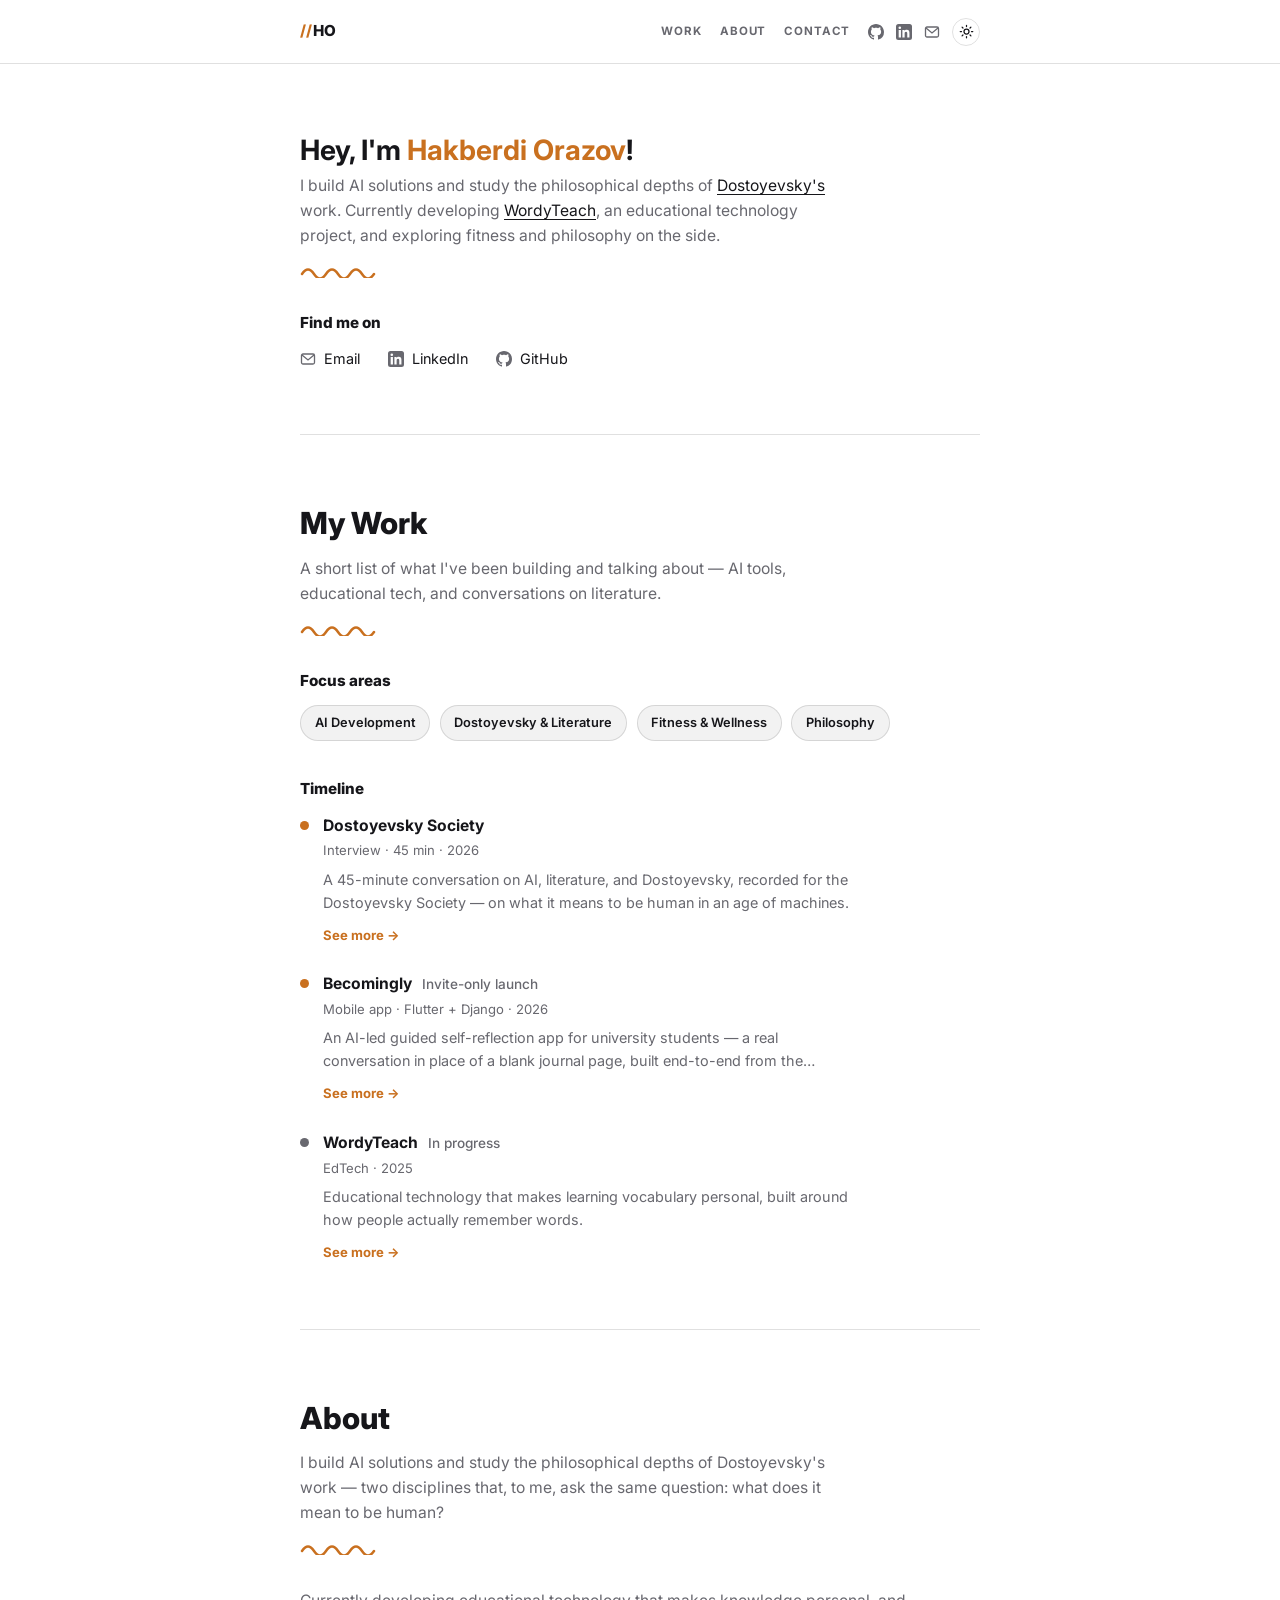
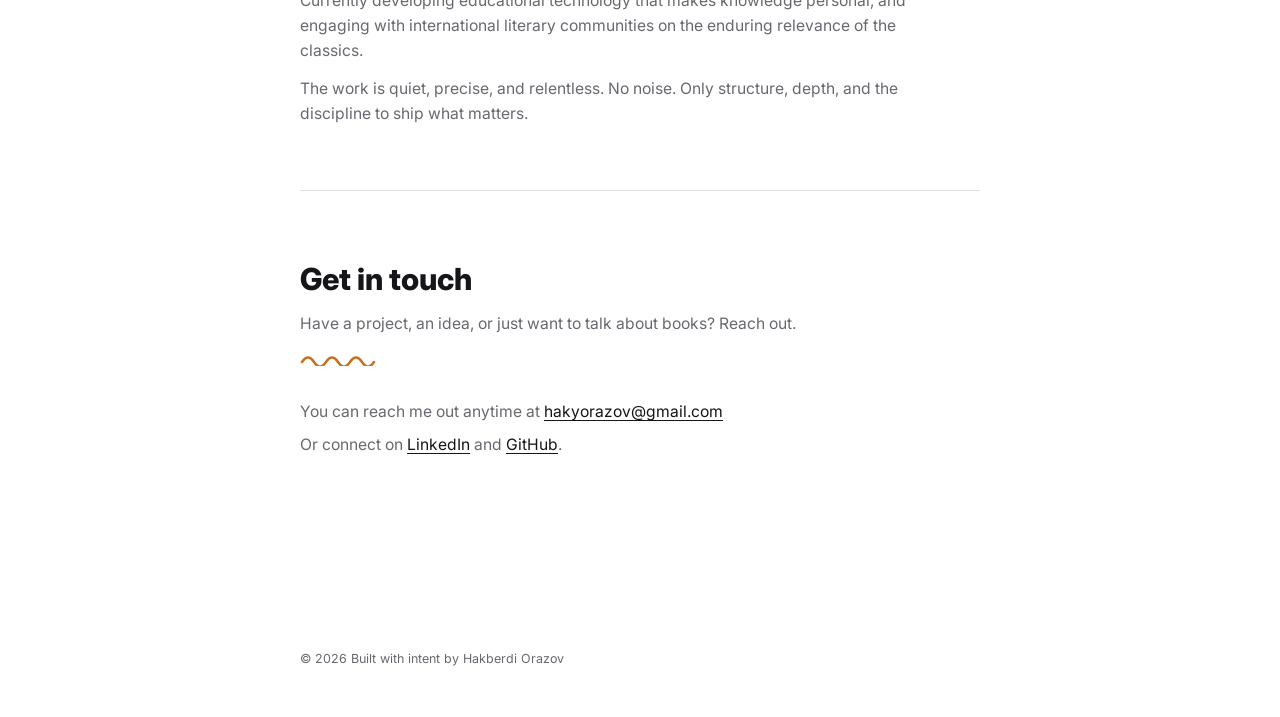
<file: index.html>
<!DOCTYPE html>
<html lang="en">
<head>
  <meta charset="UTF-8" />
  <meta name="viewport" content="width=device-width, initial-scale=1.0" />
  <title>Hakberdi Orazov</title>
  <meta name="description" content="AI development, Dostoyevsky & literature, fitness, and philosophy — the portfolio of Hakberdi Orazov." />
  <link rel="icon" type="image/svg+xml" href="assets/img/favicon.svg" />
  <link rel="alternate icon" href="assets/img/favicon.png" />
  <link rel="apple-touch-icon" href="assets/img/favicon.png" />
  <link rel="preconnect" href="https://fonts.googleapis.com" />
  <link rel="preconnect" href="https://fonts.gstatic.com" crossorigin />
  <link href="https://fonts.googleapis.com/css2?family=Inter:wght@400;500;600;700;800&display=swap" rel="stylesheet" />
  <link rel="stylesheet" href="assets/css/style.css?v=7" />
  <script>
    (function () {
      var saved = localStorage.getItem("theme");
      var theme = saved || (window.matchMedia("(prefers-color-scheme: light)").matches ? "light" : "dark");
      document.documentElement.setAttribute("data-theme", theme);
    })();
  </script>
</head>
<body>

  <header class="site-nav">
    <div class="site-nav__inner">
      <a href="#top" class="card__logo"><span>//</span>HO</a>
      <div class="card__nav-right">
        <nav class="card__nav-links">
          <a href="#work">Work</a>
          <a href="#about">About</a>
          <a href="#contact">Contact</a>
        </nav>
        <div class="card__nav-icons">
          <a href="https://github.com/Hakberdi11" target="_blank" rel="noopener" aria-label="GitHub">
            <svg width="16" height="16" viewBox="0 0 16 16" fill="currentColor"><path d="M8 0C3.58 0 0 3.58 0 8c0 3.54 2.29 6.53 5.47 7.59.4.07.55-.17.55-.38 0-.19-.01-.82-.01-1.49-2.01.37-2.53-.49-2.69-.94-.09-.23-.48-.94-.82-1.13-.28-.15-.68-.52-.01-.53.63-.01 1.08.58 1.23.82.72 1.21 1.87.87 2.33.66.07-.52.28-.87.51-1.07-1.78-.2-3.64-.89-3.64-3.95 0-.87.31-1.59.82-2.15-.08-.2-.36-1.02.08-2.12 0 0 .67-.21 2.2.82.64-.18 1.32-.27 2-.27.68 0 1.36.09 2 .27 1.53-1.04 2.2-.82 2.2-.82.44 1.1.16 1.92.08 2.12.51.56.82 1.27.82 2.15 0 3.07-1.87 3.75-3.65 3.95.29.25.54.73.54 1.48 0 1.07-.01 1.93-.01 2.2 0 .21.15.46.55.38A8.01 8.01 0 0 0 16 8c0-4.42-3.58-8-8-8z"/></svg>
          </a>
          <a href="https://www.linkedin.com/in/hakberdi-orazov-99209b332" target="_blank" rel="noopener" aria-label="LinkedIn">
            <svg width="16" height="16" viewBox="0 0 16 16" fill="currentColor"><path d="M13.5 0h-11A2.5 2.5 0 0 0 0 2.5v11A2.5 2.5 0 0 0 2.5 16h11a2.5 2.5 0 0 0 2.5-2.5v-11A2.5 2.5 0 0 0 13.5 0zM4.94 13.5H2.68V6h2.26v7.5zM3.81 5.02a1.31 1.31 0 1 1 0-2.62 1.31 1.31 0 0 1 0 2.62zM13.5 13.5h-2.25V9.85c0-.87-.02-1.99-1.21-1.99-1.21 0-1.4.95-1.4 1.93v3.71H6.4V6h2.16v1.02h.03c.3-.57 1.04-1.17 2.14-1.17 2.29 0 2.71 1.51 2.71 3.47v4.18z"/></svg>
          </a>
          <a href="mailto:hakyorazov@gmail.com" aria-label="Email">
            <svg width="16" height="16" viewBox="0 0 16 16" fill="none" stroke="currentColor" stroke-width="1.3"><rect x="1.5" y="3" width="13" height="10" rx="1.5"/><path d="M2 4l6 5 6-5"/></svg>
          </a>
          <button class="theme-toggle" id="themeToggle" aria-label="Toggle color theme">
            <svg class="icon-sun" viewBox="0 0 24 24" fill="none" stroke="currentColor" stroke-width="2" stroke-linecap="round"><circle cx="12" cy="12" r="4"/><path d="M12 2v2M12 20v2M4.93 4.93l1.41 1.41M17.66 17.66l1.41 1.41M2 12h2M20 12h2M4.93 19.07l1.41-1.41M17.66 6.34l1.41-1.41"/></svg>
            <svg class="icon-moon" viewBox="0 0 24 24" fill="none" stroke="currentColor" stroke-width="2" stroke-linecap="round"><path d="M21 12.79A9 9 0 1 1 11.21 3 7 7 0 0 0 21 12.79z"/></svg>
          </button>
        </div>
      </div>
    </div>
  </header>

  <div class="shell">
    <section class="section" id="top">
      <h1 class="hero__greeting">Hey, I'm <span class="accent">Hakberdi Orazov</span>!</h1>
      <p class="hero__bio">
        I build AI solutions and study the philosophical depths of
        <a href="#work">Dostoyevsky's</a> work. Currently developing
        <a href="#work">WordyTeach</a>, an educational technology project, and
        exploring fitness and philosophy on the side.
      </p>

      <svg class="squiggle" width="96" height="12" viewBox="0 0 96 12" fill="none" stroke="currentColor" stroke-width="2.5" stroke-linecap="round">
        <path d="M2 8c4-6 8-6 12 0s8 6 12 0 8-6 12 0 8 6 12 0 8-6 12 0 8 6 12 0" />
      </svg>

      <p class="block-title">Find me on</p>
      <div class="find-me">
        <a href="mailto:hakyorazov@gmail.com">
          <svg width="16" height="16" viewBox="0 0 16 16" fill="none" stroke="currentColor" stroke-width="1.3"><rect x="1.5" y="3" width="13" height="10" rx="1.5"/><path d="M2 4l6 5 6-5"/></svg>
          Email
        </a>
        <a href="https://www.linkedin.com/in/hakberdi-orazov-99209b332" target="_blank" rel="noopener">
          <svg width="16" height="16" viewBox="0 0 16 16" fill="currentColor"><path d="M13.5 0h-11A2.5 2.5 0 0 0 0 2.5v11A2.5 2.5 0 0 0 2.5 16h11a2.5 2.5 0 0 0 2.5-2.5v-11A2.5 2.5 0 0 0 13.5 0zM4.94 13.5H2.68V6h2.26v7.5zM3.81 5.02a1.31 1.31 0 1 1 0-2.62 1.31 1.31 0 0 1 0 2.62zM13.5 13.5h-2.25V9.85c0-.87-.02-1.99-1.21-1.99-1.21 0-1.4.95-1.4 1.93v3.71H6.4V6h2.16v1.02h.03c.3-.57 1.04-1.17 2.14-1.17 2.29 0 2.71 1.51 2.71 3.47v4.18z"/></svg>
          LinkedIn
        </a>
        <a href="https://github.com/Hakberdi11" target="_blank" rel="noopener">
          <svg width="16" height="16" viewBox="0 0 16 16" fill="currentColor"><path d="M8 0C3.58 0 0 3.58 0 8c0 3.54 2.29 6.53 5.47 7.59.4.07.55-.17.55-.38 0-.19-.01-.82-.01-1.49-2.01.37-2.53-.49-2.69-.94-.09-.23-.48-.94-.82-1.13-.28-.15-.68-.52-.01-.53.63-.01 1.08.58 1.23.82.72 1.21 1.87.87 2.33.66.07-.52.28-.87.51-1.07-1.78-.2-3.64-.89-3.64-3.95 0-.87.31-1.59.82-2.15-.08-.2-.36-1.02.08-2.12 0 0 .67-.21 2.2.82.64-.18 1.32-.27 2-.27.68 0 1.36.09 2 .27 1.53-1.04 2.2-.82 2.2-.82.44 1.1.16 1.92.08 2.12.51.56.82 1.27.82 2.15 0 3.07-1.87 3.75-3.65 3.95.29.25.54.73.54 1.48 0 1.07-.01 1.93-.01 2.2 0 .21.15.46.55.38A8.01 8.01 0 0 0 16 8c0-4.42-3.58-8-8-8z"/></svg>
          GitHub
        </a>
      </div>
    </section>

    <section class="section" id="work">
      <h2 class="section__heading">My Work</h2>
      <p class="section__intro">A short list of what I've been building and talking about — AI tools, educational tech, and conversations on literature.</p>

      <svg class="squiggle" width="96" height="12" viewBox="0 0 96 12" fill="none" stroke="currentColor" stroke-width="2.5" stroke-linecap="round">
        <path d="M2 8c4-6 8-6 12 0s8 6 12 0 8-6 12 0 8 6 12 0 8-6 12 0 8 6 12 0" />
      </svg>

      <p class="block-title">Focus areas</p>
      <div class="tag-row">
        <span class="tag">AI Development</span>
        <span class="tag">Dostoyevsky &amp; Literature</span>
        <span class="tag">Fitness &amp; Wellness</span>
        <span class="tag">Philosophy</span>
      </div>

      <p class="block-title">Timeline</p>
      <ol class="timeline">
        <li class="timeline__item">
          <span class="timeline__dot"></span>
          <div>
            <p class="timeline__role">Dostoyevsky Society</p>
            <p class="timeline__meta">Interview &middot; 45 min &middot; 2026</p>
            <p class="timeline__desc">A 45-minute conversation on AI, literature, and Dostoyevsky, recorded for the Dostoyevsky Society &mdash; on what it means to be human in an age of machines.</p>
            <a class="see-more" href="work/dostoyevsky-society.html">See more &rarr;</a>
          </div>
        </li>
        <li class="timeline__item">
          <span class="timeline__dot"></span>
          <div>
            <p class="timeline__role">Becomingly <span class="timeline__status">Invite-only launch</span></p>
            <p class="timeline__meta">Mobile app &middot; Flutter + Django &middot; 2026</p>
            <p class="timeline__desc">An AI-led guided self-reflection app for university students &mdash; a real conversation in place of a blank journal page, built end-to-end from the reflection engine to deployment.</p>
            <a class="see-more" href="work/becomingly.html">See more &rarr;</a>
          </div>
        </li>
        <li class="timeline__item">
          <span class="timeline__dot timeline__dot--pending"></span>
          <div>
            <p class="timeline__role">WordyTeach <span class="timeline__status">In progress</span></p>
            <p class="timeline__meta">EdTech &middot; 2025</p>
            <p class="timeline__desc">Educational technology that makes learning vocabulary personal, built around how people actually remember words.</p>
            <a class="see-more" href="work/wordyteach.html">See more &rarr;</a>
          </div>
        </li>
      </ol>
    </section>

    <section class="section" id="about">
      <h2 class="section__heading">About</h2>
      <p class="section__intro">I build AI solutions and study the philosophical depths of Dostoyevsky's work &mdash; two disciplines that, to me, ask the same question: what does it mean to be human?</p>

      <svg class="squiggle" width="96" height="12" viewBox="0 0 96 12" fill="none" stroke="currentColor" stroke-width="2.5" stroke-linecap="round">
        <path d="M2 8c4-6 8-6 12 0s8 6 12 0 8-6 12 0 8 6 12 0 8-6 12 0 8 6 12 0" />
      </svg>

      <p class="hero__bio" style="max-width: 40rem;">Currently developing educational technology that makes knowledge personal, and engaging with international literary communities on the enduring relevance of the classics.</p>
      <p class="hero__bio" style="max-width: 40rem; margin-top: 0.75rem;">The work is quiet, precise, and relentless. No noise. Only structure, depth, and the discipline to ship what matters.</p>
    </section>

    <section class="section" id="contact">
      <h2 class="section__heading">Get in touch</h2>
      <p class="section__intro">Have a project, an idea, or just want to talk about books? Reach out.</p>

      <svg class="squiggle" width="96" height="12" viewBox="0 0 96 12" fill="none" stroke="currentColor" stroke-width="2.5" stroke-linecap="round">
        <path d="M2 8c4-6 8-6 12 0s8 6 12 0 8-6 12 0 8 6 12 0 8-6 12 0 8 6 12 0" />
      </svg>

      <p class="hero__bio">You can reach me out anytime at <a href="mailto:hakyorazov@gmail.com">hakyorazov@gmail.com</a></p>
      <p class="hero__bio" style="margin-top: 0.5rem;">Or connect on <a href="https://www.linkedin.com/in/hakberdi-orazov-99209b332" target="_blank" rel="noopener">LinkedIn</a> and <a href="https://github.com/Hakberdi11" target="_blank" rel="noopener">GitHub</a>.</p>
    </section>
  </div>

  <footer class="footer">
    <span>&copy; 2026 Built with intent by Hakberdi Orazov</span>
  </footer>

  <script>
    var toggle = document.getElementById("themeToggle");
    toggle.addEventListener("click", function () {
      var current = document.documentElement.getAttribute("data-theme");
      var next = current === "light" ? "dark" : "light";
      document.documentElement.setAttribute("data-theme", next);
      localStorage.setItem("theme", next);
    });
  </script>
</body>
</html>
</file>
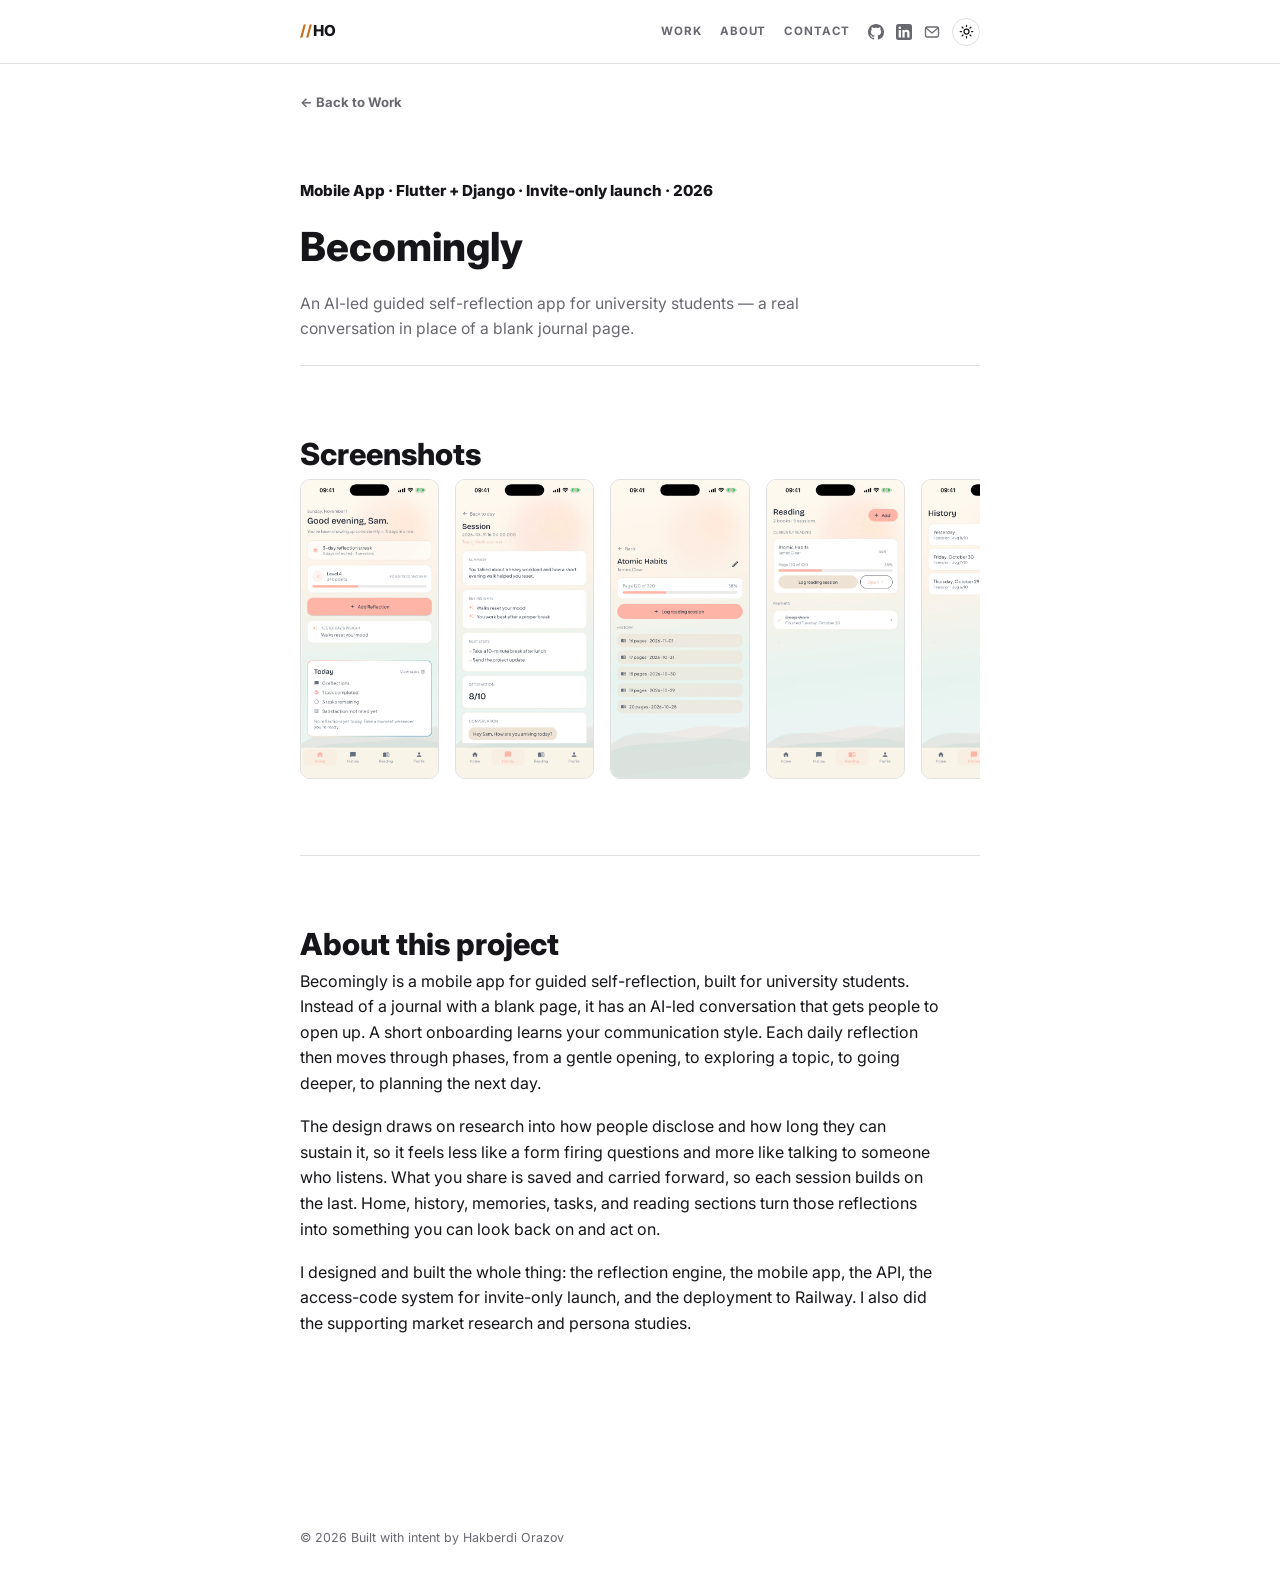
<file: work/becomingly.html>
<!DOCTYPE html>
<html lang="en">
<head>
  <meta charset="UTF-8" />
  <meta name="viewport" content="width=device-width, initial-scale=1.0" />
  <title>Becomingly — Hakberdi Orazov</title>
  <meta name="description" content="Becomingly: an AI-led guided self-reflection app for university students, built by Hakberdi Orazov." />
  <link rel="icon" type="image/svg+xml" href="../assets/img/favicon.svg" />
  <link rel="alternate icon" href="../assets/img/favicon.png" />
  <link rel="apple-touch-icon" href="../assets/img/favicon.png" />
  <link rel="preconnect" href="https://fonts.googleapis.com" />
  <link rel="preconnect" href="https://fonts.gstatic.com" crossorigin />
  <link href="https://fonts.googleapis.com/css2?family=Inter:wght@400;500;600;700;800&display=swap" rel="stylesheet" />
  <link rel="stylesheet" href="../assets/css/style.css?v=7" />
  <script>
    (function () {
      var saved = localStorage.getItem("theme");
      var theme = saved || (window.matchMedia("(prefers-color-scheme: light)").matches ? "light" : "dark");
      document.documentElement.setAttribute("data-theme", theme);
    })();
  </script>
</head>
<body>

  <header class="site-nav">
    <div class="site-nav__inner">
      <a href="../index.html#top" class="card__logo"><span>//</span>HO</a>
      <div class="card__nav-right">
        <nav class="card__nav-links">
          <a href="../index.html#work">Work</a>
          <a href="../index.html#about">About</a>
          <a href="../index.html#contact">Contact</a>
        </nav>
        <div class="card__nav-icons">
          <a href="https://github.com/Hakberdi11" target="_blank" rel="noopener" aria-label="GitHub">
            <svg width="16" height="16" viewBox="0 0 16 16" fill="currentColor"><path d="M8 0C3.58 0 0 3.58 0 8c0 3.54 2.29 6.53 5.47 7.59.4.07.55-.17.55-.38 0-.19-.01-.82-.01-1.49-2.01.37-2.53-.49-2.69-.94-.09-.23-.48-.94-.82-1.13-.28-.15-.68-.52-.01-.53.63-.01 1.08.58 1.23.82.72 1.21 1.87.87 2.33.66.07-.52.28-.87.51-1.07-1.78-.2-3.64-.89-3.64-3.95 0-.87.31-1.59.82-2.15-.08-.2-.36-1.02.08-2.12 0 0 .67-.21 2.2.82.64-.18 1.32-.27 2-.27.68 0 1.36.09 2 .27 1.53-1.04 2.2-.82 2.2-.82.44 1.1.16 1.92.08 2.12.51.56.82 1.27.82 2.15 0 3.07-1.87 3.75-3.65 3.95.29.25.54.73.54 1.48 0 1.07-.01 1.93-.01 2.2 0 .21.15.46.55.38A8.01 8.01 0 0 0 16 8c0-4.42-3.58-8-8-8z"/></svg>
          </a>
          <a href="https://www.linkedin.com/in/hakberdi-orazov-99209b332" target="_blank" rel="noopener" aria-label="LinkedIn">
            <svg width="16" height="16" viewBox="0 0 16 16" fill="currentColor"><path d="M13.5 0h-11A2.5 2.5 0 0 0 0 2.5v11A2.5 2.5 0 0 0 2.5 16h11a2.5 2.5 0 0 0 2.5-2.5v-11A2.5 2.5 0 0 0 13.5 0zM4.94 13.5H2.68V6h2.26v7.5zM3.81 5.02a1.31 1.31 0 1 1 0-2.62 1.31 1.31 0 0 1 0 2.62zM13.5 13.5h-2.25V9.85c0-.87-.02-1.99-1.21-1.99-1.21 0-1.4.95-1.4 1.93v3.71H6.4V6h2.16v1.02h.03c.3-.57 1.04-1.17 2.14-1.17 2.29 0 2.71 1.51 2.71 3.47v4.18z"/></svg>
          </a>
          <a href="mailto:hakyorazov@gmail.com" aria-label="Email">
            <svg width="16" height="16" viewBox="0 0 16 16" fill="none" stroke="currentColor" stroke-width="1.3"><rect x="1.5" y="3" width="13" height="10" rx="1.5"/><path d="M2 4l6 5 6-5"/></svg>
          </a>
          <button class="theme-toggle" id="themeToggle" aria-label="Toggle color theme">
            <svg class="icon-sun" viewBox="0 0 24 24" fill="none" stroke="currentColor" stroke-width="2" stroke-linecap="round"><circle cx="12" cy="12" r="4"/><path d="M12 2v2M12 20v2M4.93 4.93l1.41 1.41M17.66 17.66l1.41 1.41M2 12h2M20 12h2M4.93 19.07l1.41-1.41M17.66 6.34l1.41-1.41"/></svg>
            <svg class="icon-moon" viewBox="0 0 24 24" fill="none" stroke="currentColor" stroke-width="2" stroke-linecap="round"><path d="M21 12.79A9 9 0 1 1 11.21 3 7 7 0 0 0 21 12.79z"/></svg>
          </button>
        </div>
      </div>
    </div>
  </header>

  <div class="shell">
    <a class="back-link" href="../index.html#work">&larr; Back to Work</a>

    <section class="section project-header">
      <p class="block-title">Mobile App &middot; Flutter + Django &middot; Invite-only launch &middot; 2026</p>
      <h1>Becomingly</h1>
      <p class="hero__bio">An AI-led guided self-reflection app for university students &mdash; a real conversation in place of a blank journal page.</p>
    </section>

    <section class="section">
      <h2 class="section__heading">Screenshots</h2>
      <div class="gallery">
        <img src="../assets/img/becomingly/home.webp" alt="Becomingly home screen with streak, level, and today's summary" loading="lazy" />
        <img src="../assets/img/becomingly/session-detail.webp" alt="Becomingly session detail, showing a guided reflection conversation" loading="lazy" />
        <img src="../assets/img/becomingly/reading-detail.webp" alt="Becomingly reading detail screen" loading="lazy" />
        <img src="../assets/img/becomingly/reading-list.webp" alt="Becomingly reading list screen" loading="lazy" />
        <img src="../assets/img/becomingly/history-list.webp" alt="Becomingly history list screen" loading="lazy" />
        <img src="../assets/img/becomingly/history-day.webp" alt="Becomingly history view for a past day" loading="lazy" />
        <img src="../assets/img/becomingly/tasks.webp" alt="Becomingly tasks screen" loading="lazy" />
        <img src="../assets/img/becomingly/memories.webp" alt="Becomingly memories screen" loading="lazy" />
        <img src="../assets/img/becomingly/profile.webp" alt="Becomingly profile page" loading="lazy" />
        <img src="../assets/img/becomingly/settings-tone.webp" alt="Becomingly AI tone settings screen" loading="lazy" />
      </div>
    </section>

    <section class="section">
      <h2 class="section__heading">About this project</h2>
      <div class="prose">
        <p>Becomingly is a mobile app for guided self-reflection, built for university students. Instead of a journal with a blank page, it has an AI-led conversation that gets people to open up. A short onboarding learns your communication style. Each daily reflection then moves through phases, from a gentle opening, to exploring a topic, to going deeper, to planning the next day.</p>
        <p>The design draws on research into how people disclose and how long they can sustain it, so it feels less like a form firing questions and more like talking to someone who listens. What you share is saved and carried forward, so each session builds on the last. Home, history, memories, tasks, and reading sections turn those reflections into something you can look back on and act on.</p>
        <p>I designed and built the whole thing: the reflection engine, the mobile app, the API, the access-code system for invite-only launch, and the deployment to Railway. I also did the supporting market research and persona studies.</p>
      </div>
    </section>
  </div>

  <footer class="footer">
    <span>&copy; 2026 Built with intent by Hakberdi Orazov</span>
  </footer>

  <script>
    var toggle = document.getElementById("themeToggle");
    toggle.addEventListener("click", function () {
      var current = document.documentElement.getAttribute("data-theme");
      var next = current === "light" ? "dark" : "light";
      document.documentElement.setAttribute("data-theme", next);
      localStorage.setItem("theme", next);
    });
  </script>
</body>
</html>
</file>
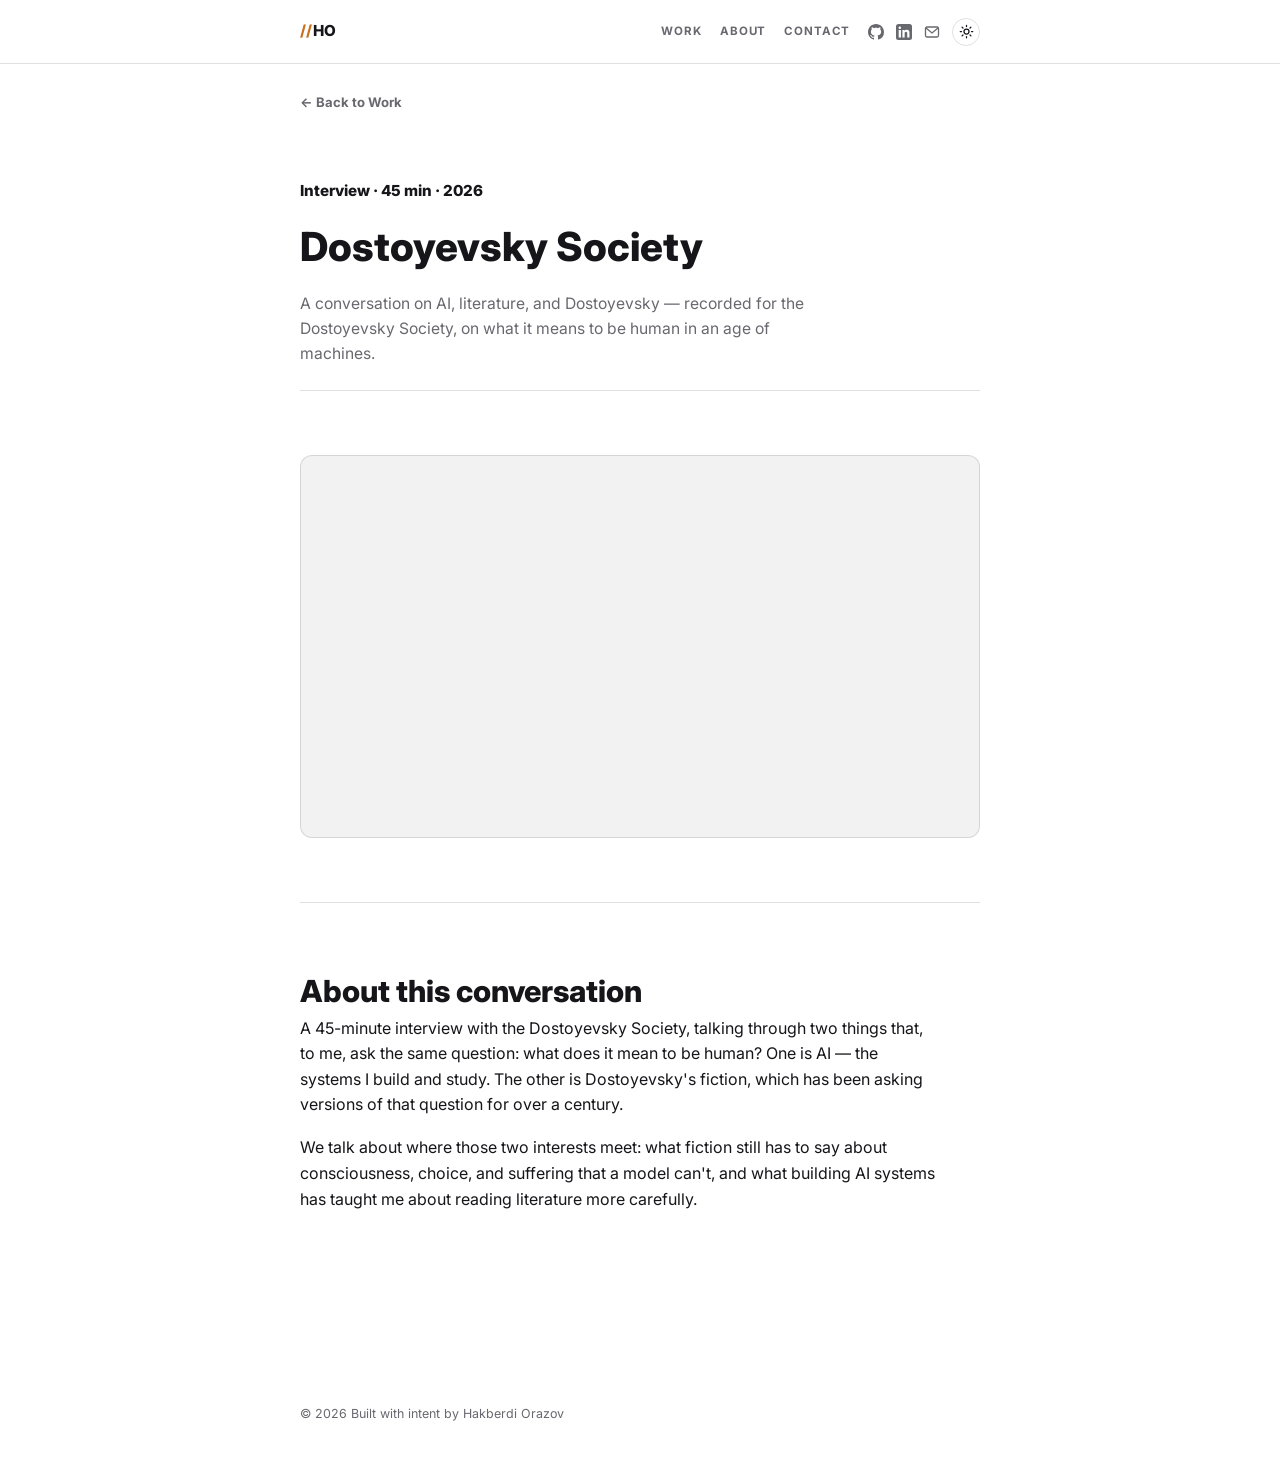
<file: work/dostoyevsky-society.html>
<!DOCTYPE html>
<html lang="en">
<head>
  <meta charset="UTF-8" />
  <meta name="viewport" content="width=device-width, initial-scale=1.0" />
  <title>Dostoyevsky Society — Hakberdi Orazov</title>
  <meta name="description" content="A 45-minute interview on AI, literature, and Dostoyevsky, recorded for the Dostoyevsky Society." />
  <link rel="icon" type="image/svg+xml" href="../assets/img/favicon.svg" />
  <link rel="alternate icon" href="../assets/img/favicon.png" />
  <link rel="apple-touch-icon" href="../assets/img/favicon.png" />
  <link rel="preconnect" href="https://fonts.googleapis.com" />
  <link rel="preconnect" href="https://fonts.gstatic.com" crossorigin />
  <link href="https://fonts.googleapis.com/css2?family=Inter:wght@400;500;600;700;800&display=swap" rel="stylesheet" />
  <link rel="stylesheet" href="../assets/css/style.css?v=7" />
  <script>
    (function () {
      var saved = localStorage.getItem("theme");
      var theme = saved || (window.matchMedia("(prefers-color-scheme: light)").matches ? "light" : "dark");
      document.documentElement.setAttribute("data-theme", theme);
    })();
  </script>
</head>
<body>

  <header class="site-nav">
    <div class="site-nav__inner">
      <a href="../index.html#top" class="card__logo"><span>//</span>HO</a>
      <div class="card__nav-right">
        <nav class="card__nav-links">
          <a href="../index.html#work">Work</a>
          <a href="../index.html#about">About</a>
          <a href="../index.html#contact">Contact</a>
        </nav>
        <div class="card__nav-icons">
          <a href="https://github.com/Hakberdi11" target="_blank" rel="noopener" aria-label="GitHub">
            <svg width="16" height="16" viewBox="0 0 16 16" fill="currentColor"><path d="M8 0C3.58 0 0 3.58 0 8c0 3.54 2.29 6.53 5.47 7.59.4.07.55-.17.55-.38 0-.19-.01-.82-.01-1.49-2.01.37-2.53-.49-2.69-.94-.09-.23-.48-.94-.82-1.13-.28-.15-.68-.52-.01-.53.63-.01 1.08.58 1.23.82.72 1.21 1.87.87 2.33.66.07-.52.28-.87.51-1.07-1.78-.2-3.64-.89-3.64-3.95 0-.87.31-1.59.82-2.15-.08-.2-.36-1.02.08-2.12 0 0 .67-.21 2.2.82.64-.18 1.32-.27 2-.27.68 0 1.36.09 2 .27 1.53-1.04 2.2-.82 2.2-.82.44 1.1.16 1.92.08 2.12.51.56.82 1.27.82 2.15 0 3.07-1.87 3.75-3.65 3.95.29.25.54.73.54 1.48 0 1.07-.01 1.93-.01 2.2 0 .21.15.46.55.38A8.01 8.01 0 0 0 16 8c0-4.42-3.58-8-8-8z"/></svg>
          </a>
          <a href="https://www.linkedin.com/in/hakberdi-orazov-99209b332" target="_blank" rel="noopener" aria-label="LinkedIn">
            <svg width="16" height="16" viewBox="0 0 16 16" fill="currentColor"><path d="M13.5 0h-11A2.5 2.5 0 0 0 0 2.5v11A2.5 2.5 0 0 0 2.5 16h11a2.5 2.5 0 0 0 2.5-2.5v-11A2.5 2.5 0 0 0 13.5 0zM4.94 13.5H2.68V6h2.26v7.5zM3.81 5.02a1.31 1.31 0 1 1 0-2.62 1.31 1.31 0 0 1 0 2.62zM13.5 13.5h-2.25V9.85c0-.87-.02-1.99-1.21-1.99-1.21 0-1.4.95-1.4 1.93v3.71H6.4V6h2.16v1.02h.03c.3-.57 1.04-1.17 2.14-1.17 2.29 0 2.71 1.51 2.71 3.47v4.18z"/></svg>
          </a>
          <a href="mailto:hakyorazov@gmail.com" aria-label="Email">
            <svg width="16" height="16" viewBox="0 0 16 16" fill="none" stroke="currentColor" stroke-width="1.3"><rect x="1.5" y="3" width="13" height="10" rx="1.5"/><path d="M2 4l6 5 6-5"/></svg>
          </a>
          <button class="theme-toggle" id="themeToggle" aria-label="Toggle color theme">
            <svg class="icon-sun" viewBox="0 0 24 24" fill="none" stroke="currentColor" stroke-width="2" stroke-linecap="round"><circle cx="12" cy="12" r="4"/><path d="M12 2v2M12 20v2M4.93 4.93l1.41 1.41M17.66 17.66l1.41 1.41M2 12h2M20 12h2M4.93 19.07l1.41-1.41M17.66 6.34l1.41-1.41"/></svg>
            <svg class="icon-moon" viewBox="0 0 24 24" fill="none" stroke="currentColor" stroke-width="2" stroke-linecap="round"><path d="M21 12.79A9 9 0 1 1 11.21 3 7 7 0 0 0 21 12.79z"/></svg>
          </button>
        </div>
      </div>
    </div>
  </header>

  <div class="shell">
    <a class="back-link" href="../index.html#work">&larr; Back to Work</a>

    <section class="section project-header">
      <p class="block-title">Interview &middot; 45 min &middot; 2026</p>
      <h1>Dostoyevsky Society</h1>
      <p class="hero__bio">A conversation on AI, literature, and Dostoyevsky &mdash; recorded for the Dostoyevsky Society, on what it means to be human in an age of machines.</p>
    </section>

    <section class="section">
      <div class="project-media">
        <iframe src="https://www.youtube.com/embed/HkKrFWgLXZ0" title="Dostoyevsky Society interview" allow="accelerometer; autoplay; clipboard-write; encrypted-media; gyroscope; picture-in-picture" allowfullscreen></iframe>
      </div>
    </section>

    <section class="section">
      <h2 class="section__heading">About this conversation</h2>
      <div class="prose">
        <p>A 45-minute interview with the Dostoyevsky Society, talking through two things that, to me, ask the same question: what does it mean to be human? One is AI &mdash; the systems I build and study. The other is Dostoyevsky's fiction, which has been asking versions of that question for over a century.</p>
        <p>We talk about where those two interests meet: what fiction still has to say about consciousness, choice, and suffering that a model can't, and what building AI systems has taught me about reading literature more carefully.</p>
      </div>
    </section>
  </div>

  <footer class="footer">
    <span>&copy; 2026 Built with intent by Hakberdi Orazov</span>
  </footer>

  <script>
    var toggle = document.getElementById("themeToggle");
    toggle.addEventListener("click", function () {
      var current = document.documentElement.getAttribute("data-theme");
      var next = current === "light" ? "dark" : "light";
      document.documentElement.setAttribute("data-theme", next);
      localStorage.setItem("theme", next);
    });
  </script>
</body>
</html>
</file>
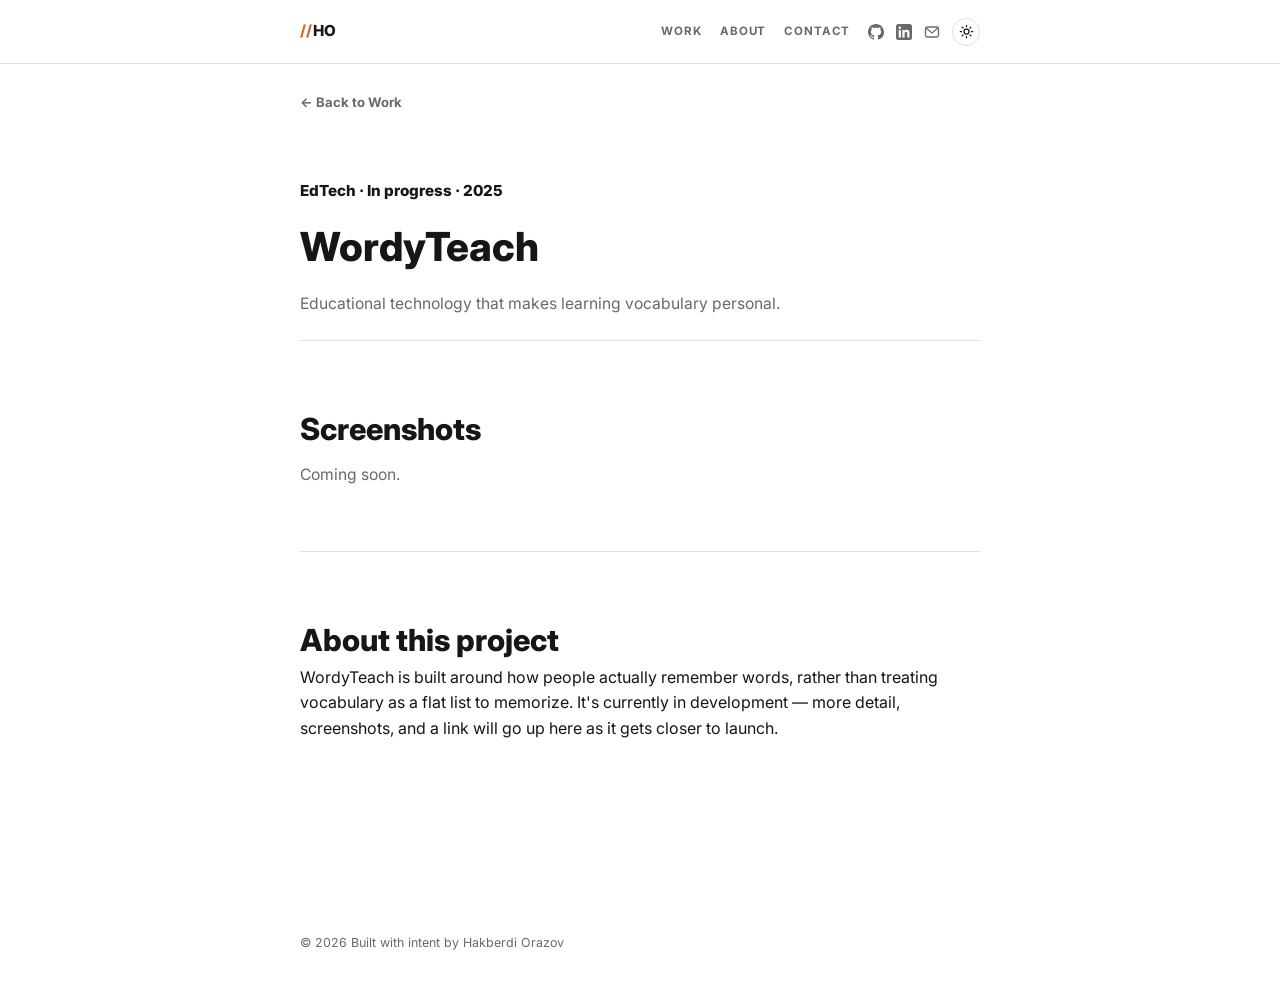
<file: work/wordyteach.html>
<!DOCTYPE html>
<html lang="en">
<head>
  <meta charset="UTF-8" />
  <meta name="viewport" content="width=device-width, initial-scale=1.0" />
  <title>WordyTeach — Hakberdi Orazov</title>
  <meta name="description" content="WordyTeach: educational technology that makes learning vocabulary personal." />
  <link rel="icon" type="image/svg+xml" href="../assets/img/favicon.svg" />
  <link rel="alternate icon" href="../assets/img/favicon.png" />
  <link rel="apple-touch-icon" href="../assets/img/favicon.png" />
  <link rel="preconnect" href="https://fonts.googleapis.com" />
  <link rel="preconnect" href="https://fonts.gstatic.com" crossorigin />
  <link href="https://fonts.googleapis.com/css2?family=Inter:wght@400;500;600;700;800&display=swap" rel="stylesheet" />
  <link rel="stylesheet" href="../assets/css/style.css?v=7" />
  <script>
    (function () {
      var saved = localStorage.getItem("theme");
      var theme = saved || (window.matchMedia("(prefers-color-scheme: light)").matches ? "light" : "dark");
      document.documentElement.setAttribute("data-theme", theme);
    })();
  </script>
</head>
<body>

  <header class="site-nav">
    <div class="site-nav__inner">
      <a href="../index.html#top" class="card__logo"><span>//</span>HO</a>
      <div class="card__nav-right">
        <nav class="card__nav-links">
          <a href="../index.html#work">Work</a>
          <a href="../index.html#about">About</a>
          <a href="../index.html#contact">Contact</a>
        </nav>
        <div class="card__nav-icons">
          <a href="https://github.com/Hakberdi11" target="_blank" rel="noopener" aria-label="GitHub">
            <svg width="16" height="16" viewBox="0 0 16 16" fill="currentColor"><path d="M8 0C3.58 0 0 3.58 0 8c0 3.54 2.29 6.53 5.47 7.59.4.07.55-.17.55-.38 0-.19-.01-.82-.01-1.49-2.01.37-2.53-.49-2.69-.94-.09-.23-.48-.94-.82-1.13-.28-.15-.68-.52-.01-.53.63-.01 1.08.58 1.23.82.72 1.21 1.87.87 2.33.66.07-.52.28-.87.51-1.07-1.78-.2-3.64-.89-3.64-3.95 0-.87.31-1.59.82-2.15-.08-.2-.36-1.02.08-2.12 0 0 .67-.21 2.2.82.64-.18 1.32-.27 2-.27.68 0 1.36.09 2 .27 1.53-1.04 2.2-.82 2.2-.82.44 1.1.16 1.92.08 2.12.51.56.82 1.27.82 2.15 0 3.07-1.87 3.75-3.65 3.95.29.25.54.73.54 1.48 0 1.07-.01 1.93-.01 2.2 0 .21.15.46.55.38A8.01 8.01 0 0 0 16 8c0-4.42-3.58-8-8-8z"/></svg>
          </a>
          <a href="https://www.linkedin.com/in/hakberdi-orazov-99209b332" target="_blank" rel="noopener" aria-label="LinkedIn">
            <svg width="16" height="16" viewBox="0 0 16 16" fill="currentColor"><path d="M13.5 0h-11A2.5 2.5 0 0 0 0 2.5v11A2.5 2.5 0 0 0 2.5 16h11a2.5 2.5 0 0 0 2.5-2.5v-11A2.5 2.5 0 0 0 13.5 0zM4.94 13.5H2.68V6h2.26v7.5zM3.81 5.02a1.31 1.31 0 1 1 0-2.62 1.31 1.31 0 0 1 0 2.62zM13.5 13.5h-2.25V9.85c0-.87-.02-1.99-1.21-1.99-1.21 0-1.4.95-1.4 1.93v3.71H6.4V6h2.16v1.02h.03c.3-.57 1.04-1.17 2.14-1.17 2.29 0 2.71 1.51 2.71 3.47v4.18z"/></svg>
          </a>
          <a href="mailto:hakyorazov@gmail.com" aria-label="Email">
            <svg width="16" height="16" viewBox="0 0 16 16" fill="none" stroke="currentColor" stroke-width="1.3"><rect x="1.5" y="3" width="13" height="10" rx="1.5"/><path d="M2 4l6 5 6-5"/></svg>
          </a>
          <button class="theme-toggle" id="themeToggle" aria-label="Toggle color theme">
            <svg class="icon-sun" viewBox="0 0 24 24" fill="none" stroke="currentColor" stroke-width="2" stroke-linecap="round"><circle cx="12" cy="12" r="4"/><path d="M12 2v2M12 20v2M4.93 4.93l1.41 1.41M17.66 17.66l1.41 1.41M2 12h2M20 12h2M4.93 19.07l1.41-1.41M17.66 6.34l1.41-1.41"/></svg>
            <svg class="icon-moon" viewBox="0 0 24 24" fill="none" stroke="currentColor" stroke-width="2" stroke-linecap="round"><path d="M21 12.79A9 9 0 1 1 11.21 3 7 7 0 0 0 21 12.79z"/></svg>
          </button>
        </div>
      </div>
    </div>
  </header>

  <div class="shell">
    <a class="back-link" href="../index.html#work">&larr; Back to Work</a>

    <section class="section project-header">
      <p class="block-title">EdTech &middot; In progress &middot; 2025</p>
      <h1>WordyTeach</h1>
      <p class="hero__bio">Educational technology that makes learning vocabulary personal.</p>
    </section>

    <section class="section">
      <h2 class="section__heading">Screenshots</h2>
      <p class="section__intro">Coming soon.</p>
    </section>

    <section class="section">
      <h2 class="section__heading">About this project</h2>
      <div class="prose">
        <p>WordyTeach is built around how people actually remember words, rather than treating vocabulary as a flat list to memorize. It's currently in development &mdash; more detail, screenshots, and a link will go up here as it gets closer to launch.</p>
      </div>
    </section>
  </div>

  <footer class="footer">
    <span>&copy; 2026 Built with intent by Hakberdi Orazov</span>
  </footer>

  <script>
    var toggle = document.getElementById("themeToggle");
    toggle.addEventListener("click", function () {
      var current = document.documentElement.getAttribute("data-theme");
      var next = current === "light" ? "dark" : "light";
      document.documentElement.setAttribute("data-theme", next);
      localStorage.setItem("theme", next);
    });
  </script>
</body>
</html>
</file>
<file: assets/css/style.css>
:root {
  --bg: #000000;
  --fg: #f2f2f3;
  --muted: #9a9aa2;
  --line: rgba(255, 255, 255, 0.12);
  --tag-bg: rgba(255, 255, 255, 0.06);
  --accent: #f0a044;
  --gutter: clamp(1.25rem, 4vw, 2.5rem);
  --font: "Inter", "Helvetica Neue", Arial, sans-serif;
}

:root[data-theme="light"] {
  --bg: #ffffff;
  --fg: #16161a;
  --muted: #68686f;
  --line: rgba(0, 0, 0, 0.12);
  --tag-bg: rgba(0, 0, 0, 0.05);
  --accent: #c9701f;
}

* {
  box-sizing: border-box;
  margin: 0;
  padding: 0;
}

html {
  scroll-behavior: smooth;
}

body {
  background: var(--bg);
  color: var(--fg);
  font-family: var(--font);
  line-height: 1.6;
  -webkit-font-smoothing: antialiased;
  transition: background 0.2s ease, color 0.2s ease;
}

a {
  color: inherit;
  text-decoration: none;
}

.sr-only {
  position: absolute;
  width: 1px;
  height: 1px;
  overflow: hidden;
  clip: rect(0 0 0 0);
  white-space: nowrap;
}

.shell {
  max-width: 760px;
  margin: 0 auto;
  padding: 0 var(--gutter) 6rem;
}

/* Nav */
.site-nav {
  position: sticky;
  top: 0;
  z-index: 10;
  background: var(--bg);
  border-bottom: 1px solid var(--line);
  transition: background 0.2s ease, border-color 0.2s ease;
}

.site-nav__inner {
  max-width: 760px;
  margin: 0 auto;
  display: flex;
  align-items: center;
  justify-content: space-between;
  gap: 1rem;
  padding: 1.1rem var(--gutter);
}

.card__logo {
  font-weight: 800;
  font-size: 0.95rem;
  letter-spacing: 0.02em;
}

.card__logo span {
  color: var(--accent);
}

.card__nav-right {
  display: flex;
  align-items: center;
  gap: 1.1rem;
}

.card__nav-links {
  display: flex;
  gap: 1.1rem;
  font-size: 0.72rem;
  font-weight: 700;
  letter-spacing: 0.08em;
  text-transform: uppercase;
  color: var(--muted);
}

.card__nav-links a:hover {
  color: var(--fg);
}

.card__nav-icons {
  display: flex;
  align-items: center;
  gap: 0.75rem;
}

.card__nav-icons a,
.card__nav-icons span {
  display: inline-flex;
  color: var(--muted);
}

.card__nav-icons svg {
  width: 16px;
  height: 16px;
}

.card__nav-icons a:hover {
  color: var(--fg);
}

.theme-toggle {
  display: inline-flex;
  align-items: center;
  justify-content: center;
  width: 28px;
  height: 28px;
  border-radius: 50%;
  border: 1px solid var(--line);
  background: none;
  color: var(--fg);
  cursor: pointer;
}

.theme-toggle svg {
  width: 15px;
  height: 15px;
}

.theme-toggle .icon-sun {
  display: none;
}

:root[data-theme="light"] .theme-toggle .icon-sun {
  display: block;
}

:root[data-theme="light"] .theme-toggle .icon-moon {
  display: none;
}

/* Sections */
.section {
  padding: clamp(2.5rem, 6vw, 4rem) 0;
}

.section + .section {
  border-top: 1px solid var(--line);
}

/* Squiggle divider */
.squiggle {
  width: 96px;
  height: 12px;
  margin: 1.1rem 0 1.6rem;
  color: var(--accent);
}

/* Hero */
.hero__greeting {
  font-size: clamp(1.4rem, 3.2vw, 1.75rem);
  font-weight: 700;
}

.hero__greeting .accent {
  color: var(--accent);
}

.hero__bio {
  color: var(--muted);
  font-size: 0.98rem;
  max-width: 34rem;
}

.hero__bio a {
  text-decoration: underline;
  text-underline-offset: 3px;
  color: var(--fg);
}

.block-title {
  font-size: 0.95rem;
  font-weight: 800;
  margin-bottom: 0.75rem;
}

.find-me {
  display: flex;
  flex-wrap: wrap;
  gap: 1.5rem 1.75rem;
}

.find-me a {
  display: inline-flex;
  align-items: center;
  gap: 0.5rem;
  font-size: 0.9rem;
  color: var(--fg);
}

.find-me a:hover {
  color: var(--accent);
}

.find-me svg {
  width: 16px;
  height: 16px;
  color: var(--muted);
}

.mini-contact p {
  font-size: 0.9rem;
  color: var(--muted);
}

.mini-contact a {
  font-weight: 700;
  color: var(--fg);
  text-decoration: underline;
  text-underline-offset: 3px;
}

/* Footer */
.footer {
  max-width: 760px;
  margin: 0 auto;
  padding: 2rem var(--gutter) 3rem;
  font-size: 0.78rem;
  color: var(--muted);
}

/* Section headings */
.section__heading {
  font-size: clamp(1.5rem, 3.5vw, 1.9rem);
  font-weight: 800;
}

.section__intro {
  color: var(--muted);
  font-size: 0.98rem;
  max-width: 34rem;
  margin-top: 0.5rem;
}

.tag-row {
  display: flex;
  flex-wrap: wrap;
  gap: 0.6rem;
  margin-bottom: 2.25rem;
}

.tag {
  background: var(--tag-bg);
  border: 1px solid var(--line);
  color: var(--fg);
  font-size: 0.8rem;
  font-weight: 600;
  padding: 0.4rem 0.85rem;
  border-radius: 999px;
}

.timeline {
  list-style: none;
  display: grid;
  gap: 1.5rem;
}

.timeline__item {
  display: grid;
  grid-template-columns: auto 1fr;
  gap: 0.85rem;
}

.timeline__dot {
  width: 9px;
  height: 9px;
  border-radius: 50%;
  background: var(--accent);
  margin-top: 0.5rem;
}

.timeline__dot--pending {
  background: var(--muted);
}

.timeline__role {
  font-weight: 700;
  font-size: 0.98rem;
}

.timeline__link {
  font-weight: 600;
  color: var(--accent);
  margin-left: 0.4rem;
}

.timeline__status {
  font-weight: 500;
  color: var(--muted);
  margin-left: 0.4rem;
  font-size: 0.85rem;
}

.timeline__meta {
  color: var(--muted);
  font-size: 0.82rem;
  margin: 0.15rem 0 0.4rem;
}

.timeline__item ul {
  list-style: disc;
  padding-left: 1.1rem;
  color: var(--muted);
  font-size: 0.9rem;
  display: grid;
  gap: 0.2rem;
}

.timeline__desc {
  color: var(--muted);
  font-size: 0.9rem;
  display: -webkit-box;
  -webkit-line-clamp: 2;
  -webkit-box-orient: vertical;
  overflow: hidden;
  max-width: 34rem;
  margin-bottom: 0.5rem;
}

.see-more {
  display: inline-block;
  font-size: 0.82rem;
  font-weight: 700;
  color: var(--accent);
}

.see-more:hover {
  text-decoration: underline;
  text-underline-offset: 3px;
}

/* Project detail pages */
.back-link {
  display: inline-block;
  font-size: 0.82rem;
  font-weight: 700;
  color: var(--muted);
  margin-top: 1.75rem;
}

.back-link:hover {
  color: var(--fg);
}

.project-header {
  padding-bottom: 1.5rem;
}

.project-header h1 {
  font-size: clamp(1.75rem, 5vw, 2.5rem);
  font-weight: 800;
  margin: 0.5rem 0 0.75rem;
}

.project-media {
  position: relative;
  width: 100%;
  aspect-ratio: 16 / 9;
  border-radius: 12px;
  overflow: hidden;
  background: var(--tag-bg);
  border: 1px solid var(--line);
}

.project-media iframe {
  position: absolute;
  inset: 0;
  width: 100%;
  height: 100%;
  border: 0;
}

.gallery {
  display: flex;
  gap: 1rem;
  overflow-x: auto;
  padding-bottom: 0.75rem;
  scroll-snap-type: x mandatory;
  -webkit-overflow-scrolling: touch;
}

.gallery img {
  flex: 0 0 auto;
  height: 300px;
  width: auto;
  border-radius: 10px;
  border: 1px solid var(--line);
  display: block;
  scroll-snap-align: start;
}

.gallery::-webkit-scrollbar {
  height: 6px;
}

.gallery::-webkit-scrollbar-thumb {
  background: var(--line);
  border-radius: 999px;
}

@media (max-width: 640px) {
  .gallery img {
    height: 220px;
  }
}

.prose {
  display: grid;
  gap: 1.1rem;
  max-width: 40rem;
  font-size: 1rem;
  color: var(--fg);
}

.prose p {
  color: inherit;
}

.people-grid {
  display: flex;
  flex-wrap: wrap;
  gap: 1.5rem;
}

.person {
  display: flex;
  flex-direction: column;
  align-items: center;
  gap: 0.5rem;
  width: 5.5rem;
  text-align: center;
}

.person:hover .person__avatar {
  outline: 2px solid var(--accent);
  outline-offset: 2px;
}

.person__avatar {
  width: 56px;
  height: 56px;
  border-radius: 50%;
  display: flex;
  align-items: center;
  justify-content: center;
  background: var(--tag-bg);
  border: 1px solid var(--line);
  font-weight: 800;
  font-size: 0.95rem;
  color: var(--fg);
}

.person__name {
  font-size: 0.78rem;
  color: var(--muted);
}

@media (max-width: 640px) {
  .site-nav__inner {
    flex-wrap: wrap;
    row-gap: 0.6rem;
  }

  .card__nav-right {
    width: 100%;
    justify-content: space-between;
  }

  .squiggle {
    display: none;
  }
}
</file>
